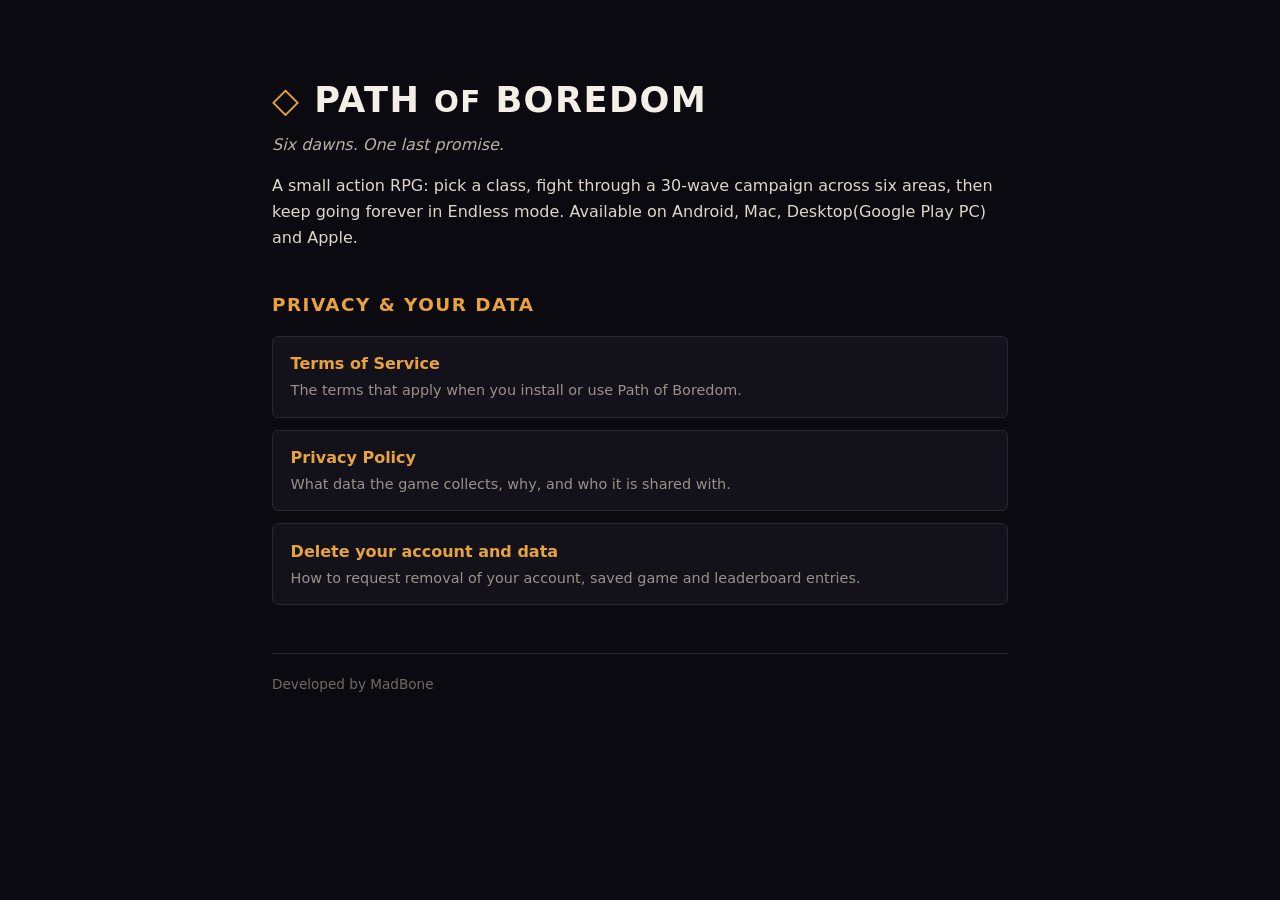
<file: docs/index.html>
<!DOCTYPE html>
<html lang="en">

<head>
    <meta charset="utf-8" />
    <meta name="viewport" content="width=device-width, initial-scale=1" />
    <title>Path of Boredom</title>
    <style>
        body {
            max-width: 46rem;
            margin: 0 auto;
            padding: 3rem 1.25rem 4rem;
            font-family: system-ui, -apple-system, "Segoe UI", Roboto, sans-serif;
            line-height: 1.6;
            color: #f4efe6;
            background: #0b0a10;
        }

        h1 {
            margin-bottom: 0.25rem;
            font-size: 2.2rem;
            letter-spacing: 0.04em;
        }

        .mark { color: #e8a33d; }
        .tagline { color: #b8b0a4; margin-top: 0; font-style: italic; }
        h2 { margin-top: 2.5rem; color: #e8a33d; font-size: 1.15rem; letter-spacing: 0.08em; text-transform: uppercase; }
        a { color: #e8a33d; }
        p { color: #ded6c9; }

        ul.links { list-style: none; padding: 0; }

        ul.links li {
            border: 1px solid #2a2733;
            border-radius: 6px;
            padding: 0.9rem 1.1rem;
            margin-bottom: 0.75rem;
            background: #131119;
        }

        ul.links a { font-weight: 600; text-decoration: none; }
        ul.links a:hover { text-decoration: underline; }
        ul.links span { display: block; color: #9a9289; font-size: 0.9rem; margin-top: 0.15rem; }
        footer { margin-top: 3rem; color: #6f6a63; font-size: 0.85rem; border-top: 1px solid #2a2733; padding-top: 1.25rem; }
    </style>
</head>

<body>
    <h1><span class="mark">&#9671;</span> PATH <small>OF</small> BOREDOM</h1>
    <p class="tagline">Six dawns. One last promise.</p>

    <p>
        A small action RPG: pick a class, fight through a 30-wave campaign across six areas, then
        keep going forever in Endless mode. Available on Android, Mac, Desktop(Google Play PC) and Apple. 
    </p>

    <h2>Privacy &amp; your data</h2>
    <ul class="links">
        <li>
          <a href="terms-of-service.html">Terms of Service</a>
          <span>The terms that apply when you install or use Path of Boredom.</span>
        </li>
        <li>
            <a href="privacy-policy.html">Privacy Policy</a>
            <span>What data the game collects, why, and who it is shared with.</span>
        </li>
        <li>
            <a href="delete-account.html">Delete your account and data</a>
            <span>How to request removal of your account, saved game and leaderboard entries.</span>
        </li>
    </ul>

    <footer>
        Developed by MadBone
    </footer>
</body>

</html>
</file>
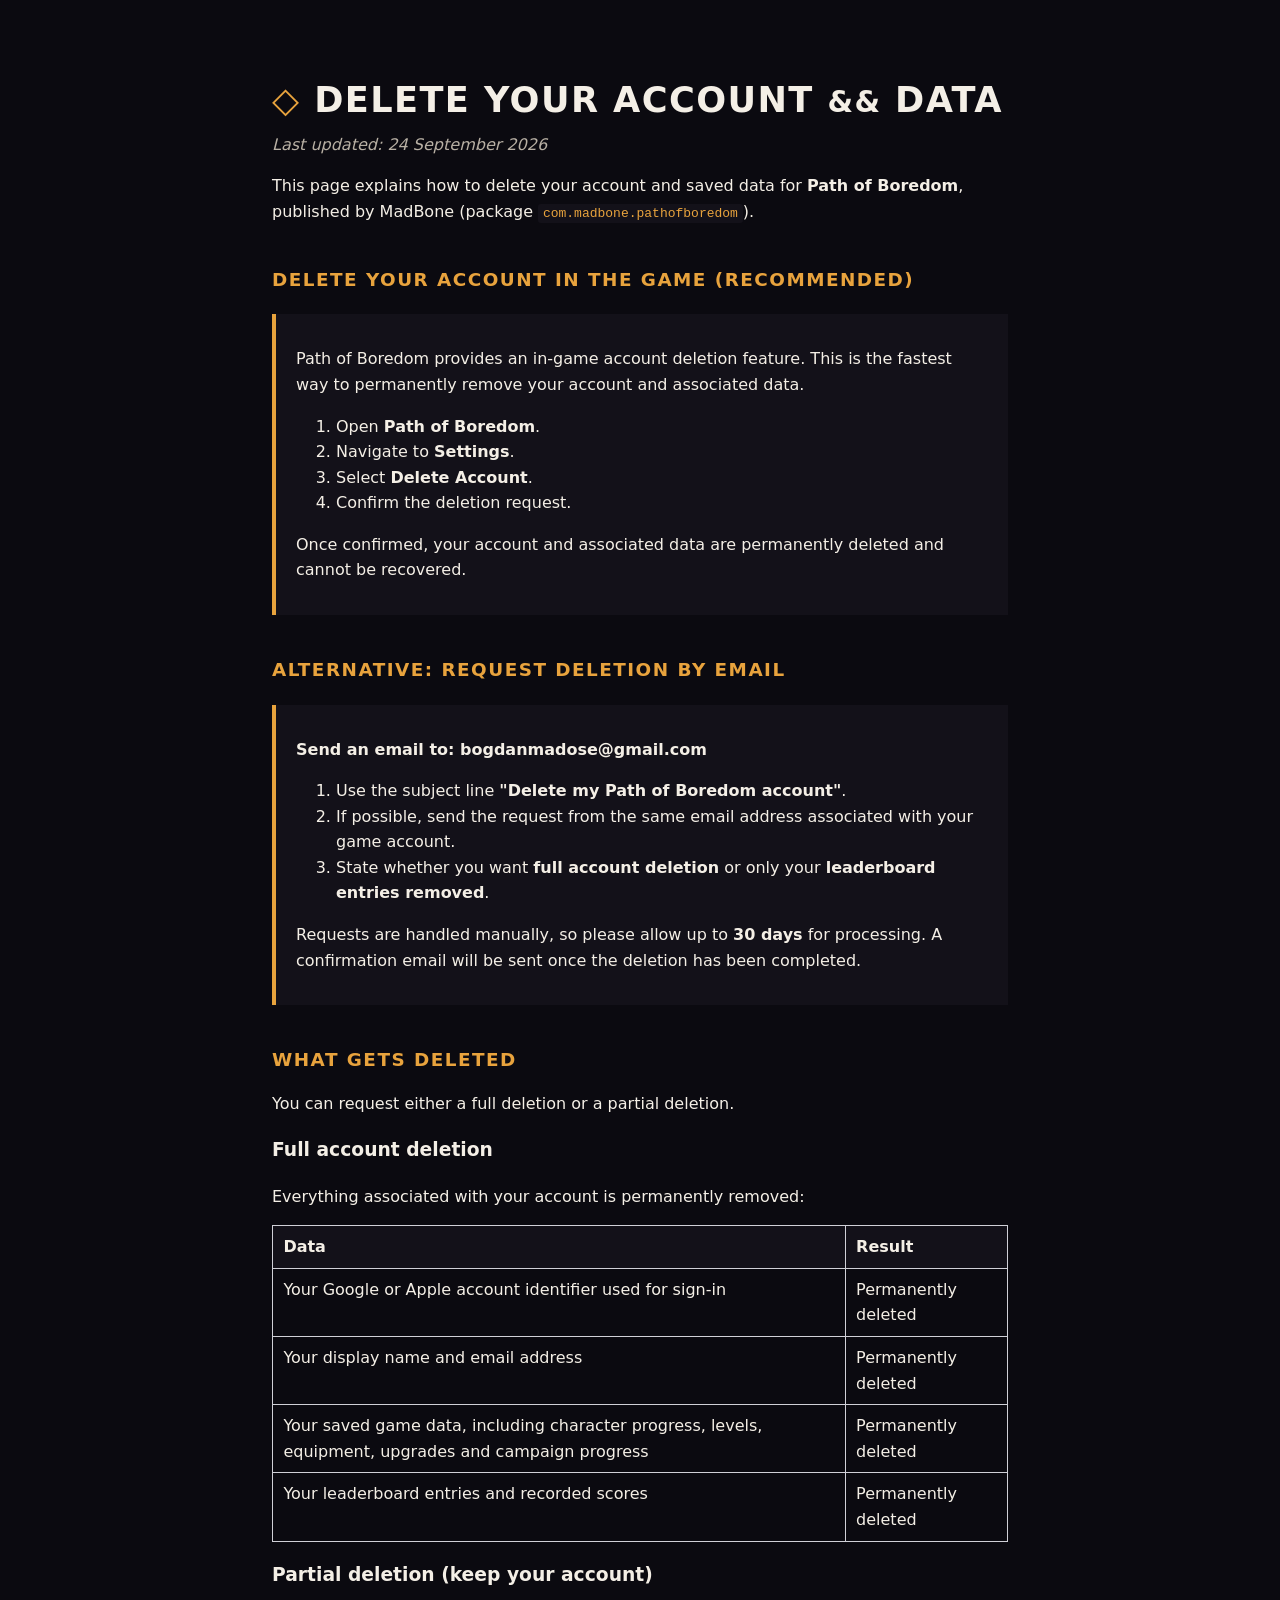
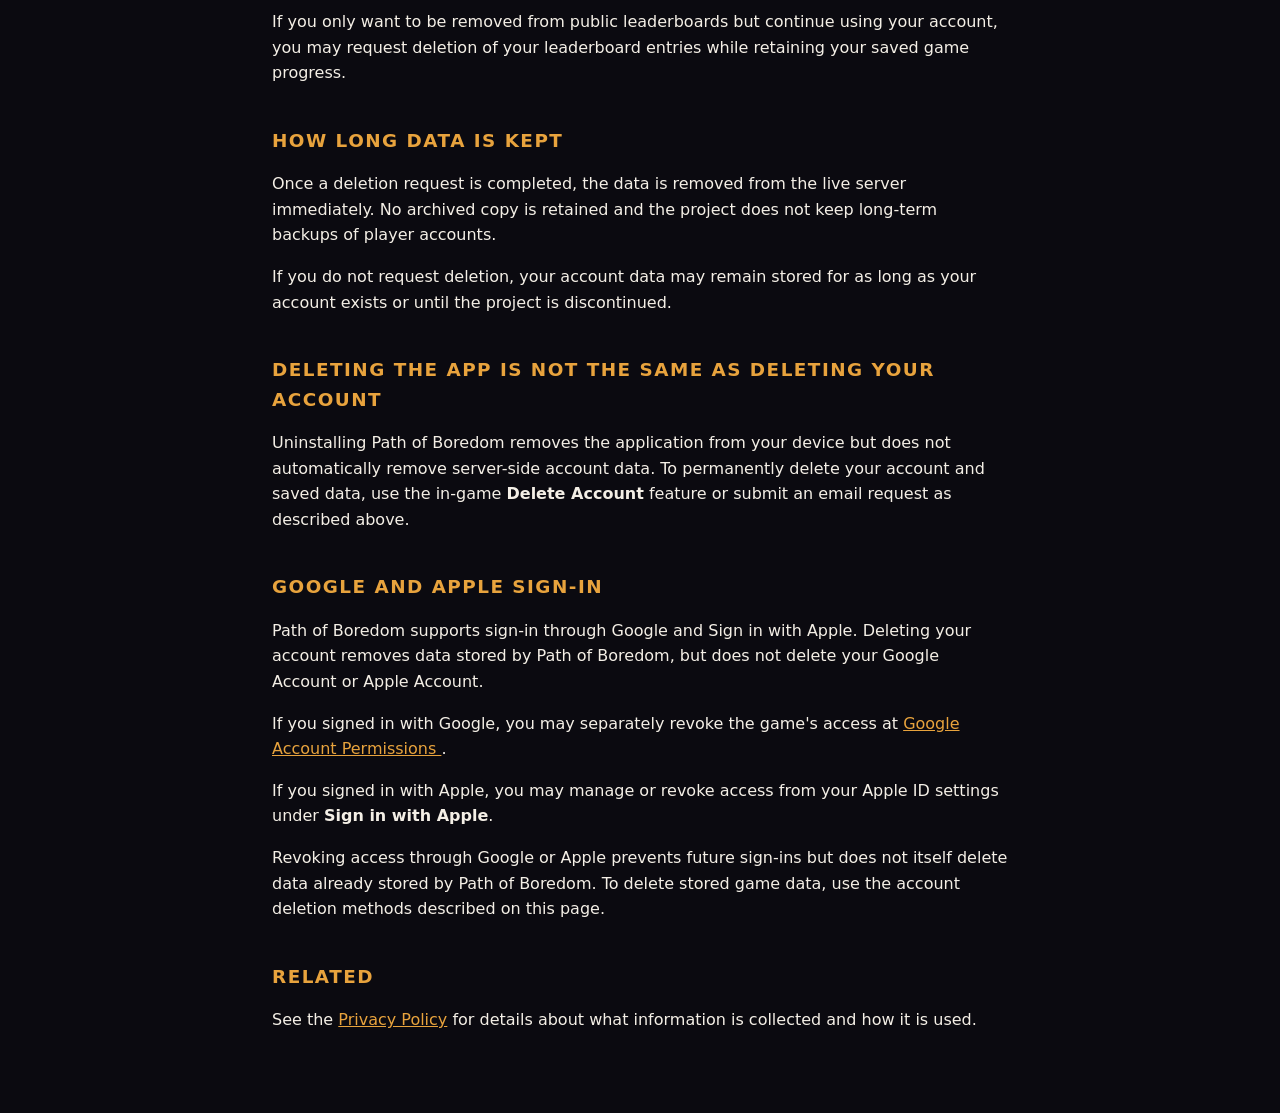
<file: docs/delete-account.html>
<!DOCTYPE html>
<html lang="en">

<head>
    <meta charset="utf-8" />
    <meta name="viewport" content="width=device-width, initial-scale=1" />
    <title>Delete Your Account &middot; Path of Boredom</title>
    <style>
        body {
            max-width: 46rem;
            margin: 0 auto;
            padding: 3rem 1.25rem 4rem;
            font-family: system-ui, -apple-system, "Segoe UI", Roboto, sans-serif;
            line-height: 1.6;
            color: #f4efe6;
            background: #0b0a10;
        }

        h1 {
            margin-bottom: 0.25rem;
            font-size: 2.2rem;
            letter-spacing: 0.04em;
        }
        .mark { color: #e8a33d; }
        .updated { color: #b8b0a4; margin-top: 0; font-style: italic; }
        h2 { margin-top: 2.5rem; color: #e8a33d; font-size: 1.15rem; letter-spacing: 0.08em; text-transform: uppercase; }
        table { border-collapse: collapse; width: 100%; margin: 1rem 0; }
        th, td { border: 1px solid #d0d0d7; padding: 0.5rem 0.65rem; text-align: left; vertical-align: top; }
        th { background: #131119; }
        code { background: #131119; color: #e8a33d; padding: 0.1rem 0.3rem; border-radius: 3px; }
        .steps { background: #131119; border-left: 4px solid #e8a33d; padding: 1rem 1.25rem; margin: 1.25rem 0; }
        a { color: #e8a33d; }
        a:hover { text-decoration: underline; }
    </style>
</head>

<body>
    <h1><span class="mark">◇</span> DELETE YOUR ACCOUNT <small>&amp;&amp;</small> DATA</h1>
    <p class="updated">Last updated: 24 September 2026</p>

    <p>
        This page explains how to delete your account and saved data for
        <strong>Path of Boredom</strong>, published by MadBone
        (package <code>com.madbone.pathofboredom</code>).
    </p>

    <h2>Delete your account in the game (recommended)</h2>
    
    <div class="steps">
        <p>
            Path of Boredom provides an in-game account deletion feature.
            This is the fastest way to permanently remove your account and associated data.
        </p>

        <ol>
            <li>Open <strong>Path of Boredom</strong>.</li>
            <li>Navigate to <strong>Settings</strong>.</li>
            <li>Select <strong>Delete Account</strong>.</li>
            <li>Confirm the deletion request.</li>
        </ol>

        <p>
            Once confirmed, your account and associated data are permanently deleted and cannot be recovered.
        </p>
    </div>

    <h2>Alternative: request deletion by email</h2>

    <div class="steps">
        <p><strong>Send an email to: bogdanmadose@gmail.com</strong></p>

        <ol>
            <li>Use the subject line <strong>"Delete my Path of Boredom account"</strong>.</li>
            <li>
                If possible, send the request from the same email address associated
                with your game account.
            </li>
            <li>
                State whether you want <strong>full account deletion</strong> or only your
                <strong>leaderboard entries removed</strong>.
            </li>
        </ol>

        <p>
            Requests are handled manually, so please allow up to
            <strong>30 days</strong> for processing. A confirmation email will be sent once the
            deletion has been completed.
        </p>
    </div>

    <h2>What gets deleted</h2>

    <p>You can request either a full deletion or a partial deletion.</p>

    <h3>Full account deletion</h3>

    <p>Everything associated with your account is permanently removed:</p>

    <table>
        <thead>
            <tr>
                <th>Data</th>
                <th>Result</th>
            </tr>
        </thead>
        <tbody>
            <tr>
                <td>Your Google or Apple account identifier used for sign-in</td>
                <td>Permanently deleted</td>
            </tr>
            <tr>
                <td>Your display name and email address</td>
                <td>Permanently deleted</td>
            </tr>
            <tr>
                <td>Your saved game data, including character progress, levels, equipment, upgrades and campaign progress</td>
                <td>Permanently deleted</td>
            </tr>
            <tr>
                <td>Your leaderboard entries and recorded scores</td>
                <td>Permanently deleted</td>
            </tr>
        </tbody>
    </table>

    <h3>Partial deletion (keep your account)</h3>

    <p>
        If you only want to be removed from public leaderboards but continue using your
        account, you may request deletion of your leaderboard entries while retaining
        your saved game progress.
    </p>

    <h2>How long data is kept</h2>

    <p>
        Once a deletion request is completed, the data is removed from the live server
        immediately. No archived copy is retained and the project does not keep
        long-term backups of player accounts.
    </p>

    <p>
        If you do not request deletion, your account data may remain stored for as long
        as your account exists or until the project is discontinued.
    </p>

    <h2>Deleting the app is not the same as deleting your account</h2>

    <p>
        Uninstalling Path of Boredom removes the application from your device but does
        not automatically remove server-side account data. To permanently delete your
        account and saved data, use the in-game <strong>Delete Account</strong> feature
        or submit an email request as described above.
    </p>

    <h2>Google and Apple Sign-In</h2>

    <p>
        Path of Boredom supports sign-in through Google and Sign in with Apple.
        Deleting your account removes data stored by Path of Boredom, but does not
        delete your Google Account or Apple Account.
    </p>

    <p>
        If you signed in with Google, you may separately revoke the game's access at
        <a href="https://myaccount.google.com/permissions"
           target="_blank"
           rel="noopener noreferrer">
            Google Account Permissions
        </a>.
    </p>

    <p>
        If you signed in with Apple, you may manage or revoke access from your Apple ID
        settings under <strong>Sign in with Apple</strong>.
    </p>

    <p>
        Revoking access through Google or Apple prevents future sign-ins but does not
        itself delete data already stored by Path of Boredom. To delete stored game data,
        use the account deletion methods described on this page.
    </p>

    <h2>Related</h2>

    <p>
        See the <a href="privacy-policy.html">Privacy Policy</a> for details about what
        information is collected and how it is used.
    </p>
</body>

</html>
</file>
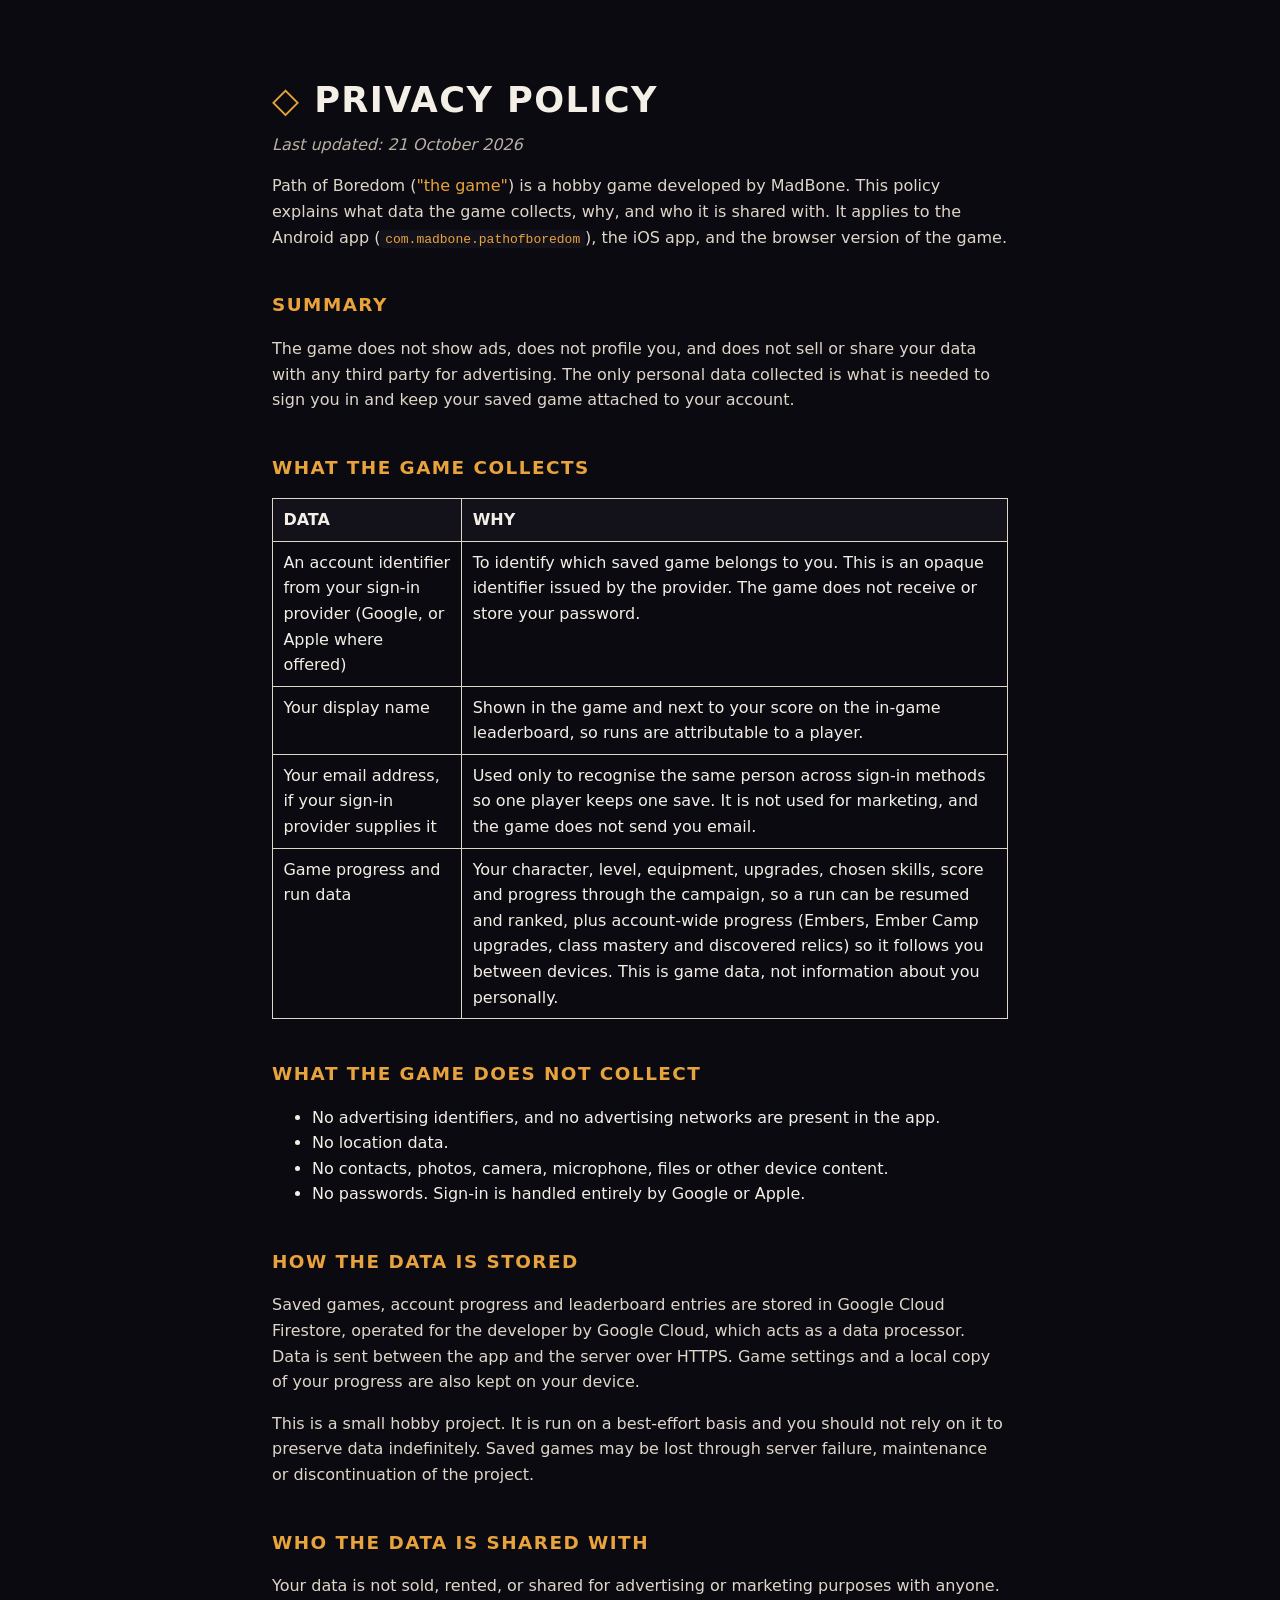
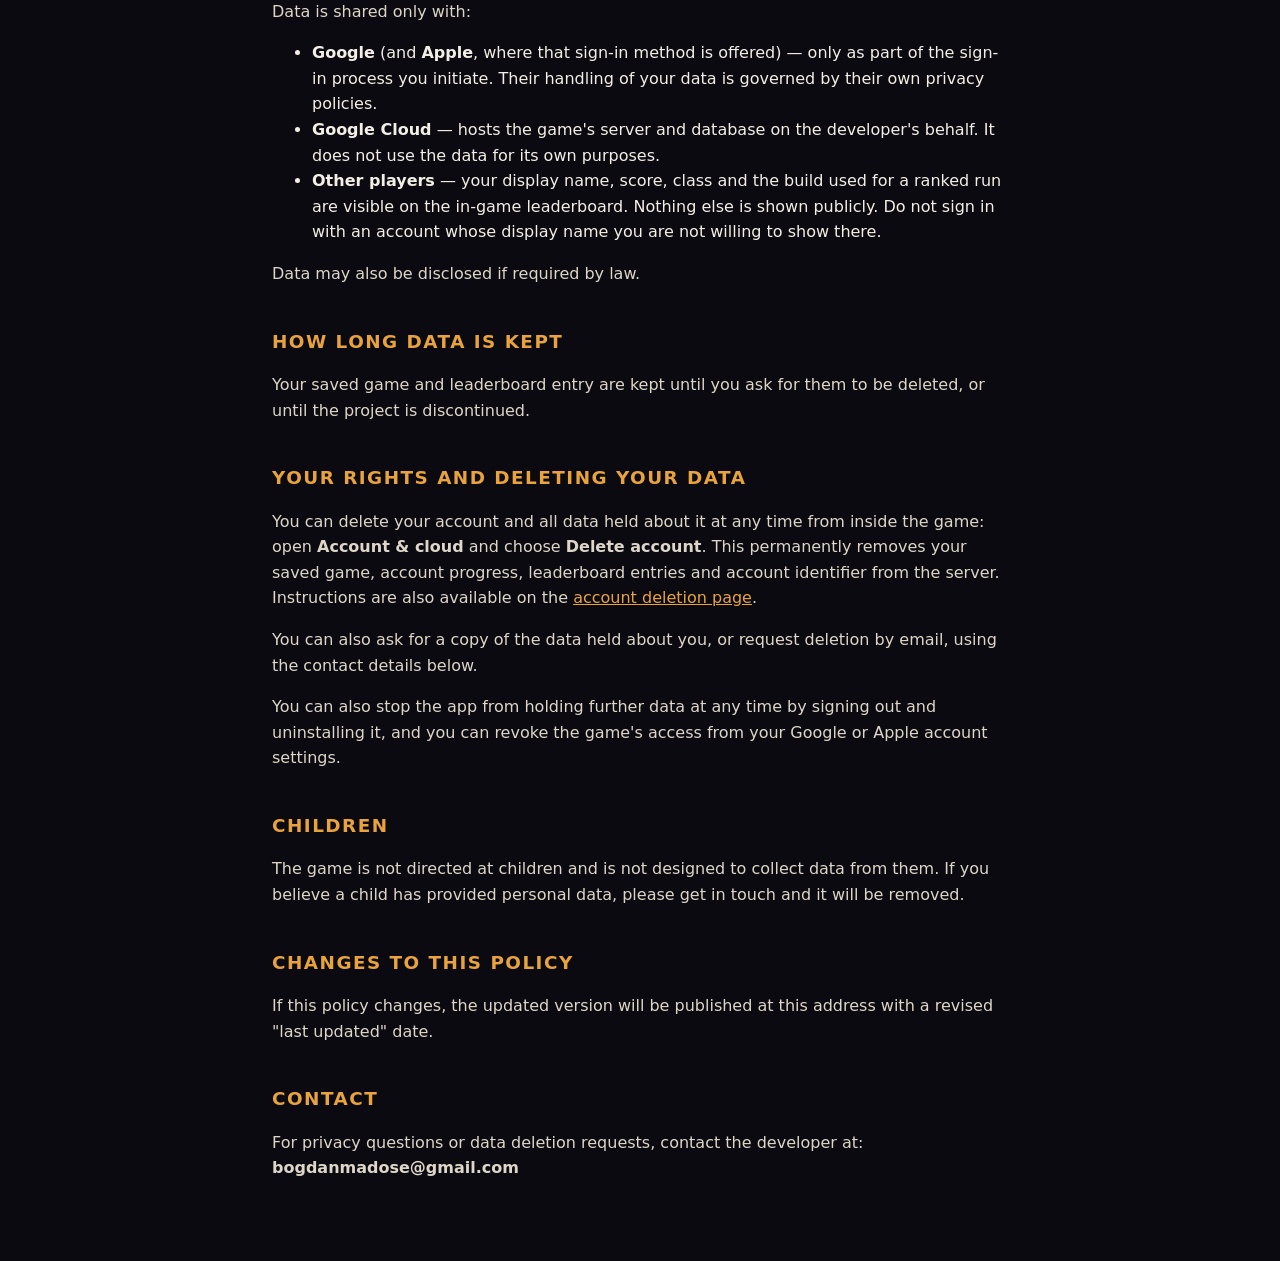
<file: docs/privacy-policy.html>
<!DOCTYPE html>
<html lang="en">

<head>
    <meta charset="utf-8" />
    <meta name="viewport" content="width=device-width, initial-scale=1" />
    <title>Privacy Policy &middot; Path of Boredom</title>
    <style>
        body {
            max-width: 46rem;
            margin: 0 auto;
            padding: 3rem 1.25rem 4rem;
            font-family: system-ui, -apple-system, "Segoe UI", Roboto, sans-serif;
            line-height: 1.6;
            color: #f4efe6;
            background: #0b0a10;
        }

        h1 {
            margin-bottom: 0.25rem;
            font-size: 2.2rem;
            letter-spacing: 0.04em;
        }
        a { color: #e8a33d; }
        a:hover { text-decoration: underline; }
        p { color: #ded6c9; }
        p span { color: #e8a33d; }
        .mark { color: #e8a33d; }

        .updated { color: #b8b0a4; margin-top: 0; font-style: italic; }
        h2 { margin-top: 2.5rem; color: #e8a33d; font-size: 1.15rem; letter-spacing: 0.08em; text-transform: uppercase; }
        table { border-collapse: collapse; width: 100%; margin: 1rem 0; }
        th, td { border: 1px solid #ded6c9; padding: 0.5rem 0.65rem; text-align: left; vertical-align: top; }
        th { background: #131119; }
        code { background: #131119; color: #e8a33d; padding: 0.1rem 0.3rem; border-radius: 3px; }
    </style>
</head>

<body>
    <h1><span class="mark">&#9671;</span> PRIVACY POLICY</h1>
    <p class="updated">Last updated: 21 October 2026</p>

    <p>
        Path of Boredom (<span>"the game"</span>) is a hobby game developed by MadBone. This policy explains what
        data the game collects, why, and who it is shared with. It applies to the Android app
        (<code>com.madbone.pathofboredom</code>), the iOS app, and the browser version of the game.
    </p>

    <h2>Summary</h2>
    <p>
        The game does not show ads, does not profile
        you, and does not sell or share your data with any third party for advertising. The only
        personal data collected is what is needed to sign you in and keep your saved game attached
        to your account.
    </p>

    <h2>What the game collects</h2>
    <table>
        <thead>
            <tr>
                <th>DATA</th>
                <th>WHY</th>
            </tr>
        </thead>
        <tbody>
            <tr>
                <td>An account identifier from your sign-in provider (Google, or Apple where offered)</td>
                <td>
                    To identify which saved game belongs to you. This is an opaque identifier issued
                    by the provider. The game does not receive or store your password.
                </td>
            </tr>
            <tr>
                <td>Your display name</td>
                <td>
                    Shown in the game and next to your score on the in-game leaderboard, so runs are
                    attributable to a player.
                </td>
            </tr>
            <tr>
                <td>Your email address, if your sign-in provider supplies it</td>
                <td>
                    Used only to recognise the same person across sign-in methods so one player keeps
                    one save. It is not used for marketing, and the game does not send you email.
                </td>
            </tr>
            <tr>
                <td>Game progress and run data</td>
                <td>
                    Your character, level, equipment, upgrades, chosen skills, score and progress
                    through the campaign, so a run can be resumed and ranked, plus account-wide
                    progress (Embers, Ember Camp upgrades, class mastery and discovered relics) so it
                    follows you between devices. This is game data, not information about you
                    personally.
                </td>
            </tr>
        </tbody>
    </table>

    <h2>What the game does not collect</h2>
    <ul>
        <li>No advertising identifiers, and no advertising networks are present in the app.</li>
        <li>No location data.</li>
        <li>No contacts, photos, camera, microphone, files or other device content.</li>
        <li>No passwords. Sign-in is handled entirely by Google or Apple.</li>
    </ul>

    <h2>How the data is stored</h2>
    <p>
        Saved games, account progress and leaderboard entries are stored in Google Cloud Firestore,
        operated for the developer by Google Cloud, which acts as a data processor. Data is sent
        between the app and the server over HTTPS. Game settings and a local copy of your progress
        are also kept on your device.
    </p>
    <p>
        This is a small hobby project. It is run on a best-effort
        basis and you should not rely on it to preserve data indefinitely. Saved games may be lost
        through server failure, maintenance or discontinuation of the project.
    </p>

    <h2>Who the data is shared with</h2>
    <p>
        Your data is not sold, rented, or shared for advertising or marketing purposes with anyone.
        Data is shared only with:
    </p>
    <ul>
        <li>
            <strong>Google</strong> (and <strong>Apple</strong>, where that sign-in method is
            offered) &mdash; only as part of the sign-in process you initiate. Their handling of
            your data is governed by their own privacy policies.
        </li>
        <li>
            <strong>Google Cloud</strong> &mdash; hosts the game's server and database on the
            developer's behalf. It does not use the data for its own purposes.
        </li>
        <li>
            <strong>Other players</strong> &mdash; your display name, score, class and the build used
            for a ranked run are visible on the in-game leaderboard. Nothing else is shown publicly.
            Do not sign in with an account whose display name you are not willing to show there.
        </li>
    </ul>
    <p>
        Data may also be disclosed if required by law.
    </p>

    <h2>How long data is kept</h2>
    <p>
        Your saved game and leaderboard entry are kept until you ask for them to be deleted, or
        until the project is discontinued.
    </p>

    <h2>Your rights and deleting your data</h2>
    <p>
        You can delete your account and all data held about it at any time from inside the game:
        open <strong>Account &amp; cloud</strong> and choose <strong>Delete account</strong>. This
        permanently removes your saved game, account progress, leaderboard entries and account
        identifier from the server. Instructions are also available on the
        <a href="delete-account.html">account deletion page</a>.
    </p>
    <p>
        You can also ask for a copy of the data held about you, or request deletion by email, using
        the contact details below.
    </p>
    <p>
        You can also stop the app from holding further data at any time by signing out and
        uninstalling it, and you can revoke the game's access from your Google or Apple account
        settings.
    </p>

    <h2>Children</h2>
    <p>
        The game is not directed at children and is not designed to collect data from them. If you
        believe a child has provided personal data, please get in touch and it will be removed.
    </p>

    <h2>Changes to this policy</h2>
    <p>
        If this policy changes, the updated version will be published at this address with a revised
        "last updated" date.
    </p>

    <h2>Contact</h2>
    <p>
        For privacy questions or data deletion requests, contact the developer at:
        <strong>bogdanmadose@gmail.com</strong>
    </p>
</body>

</html>
</file>
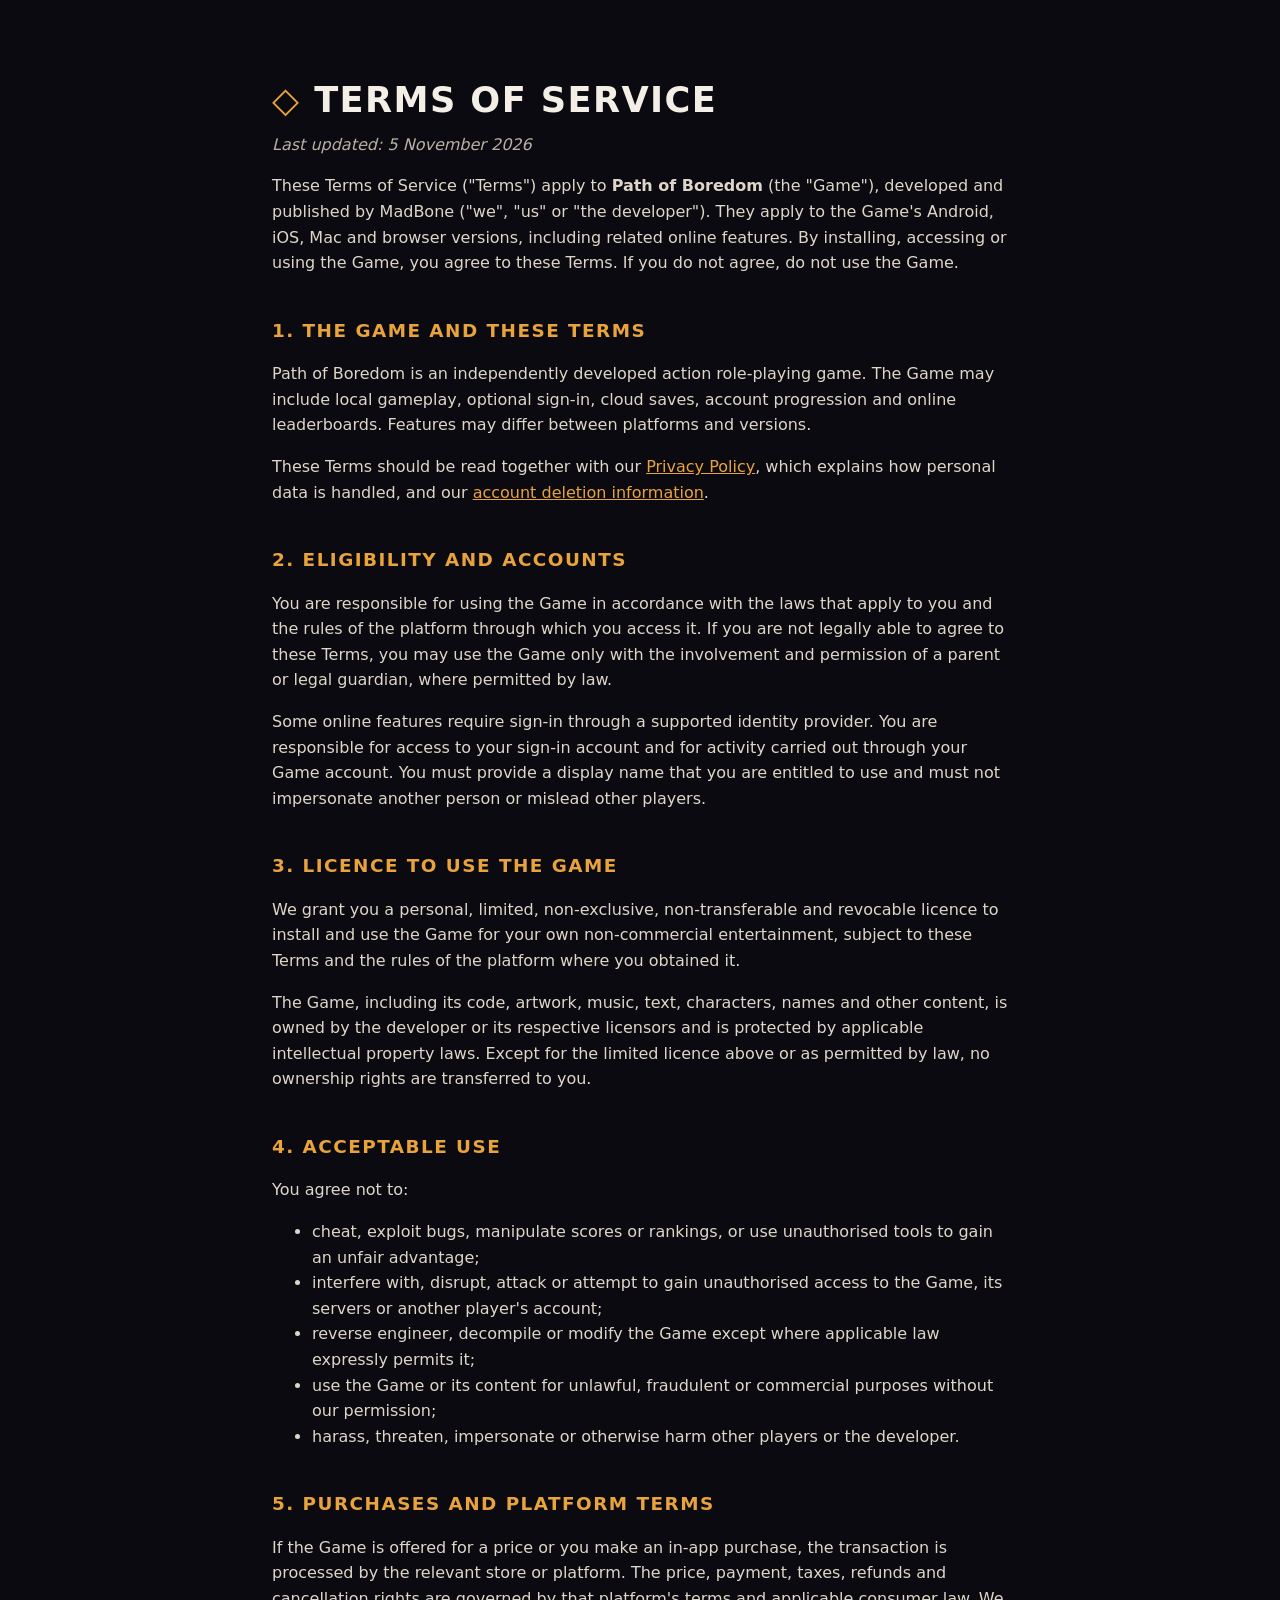
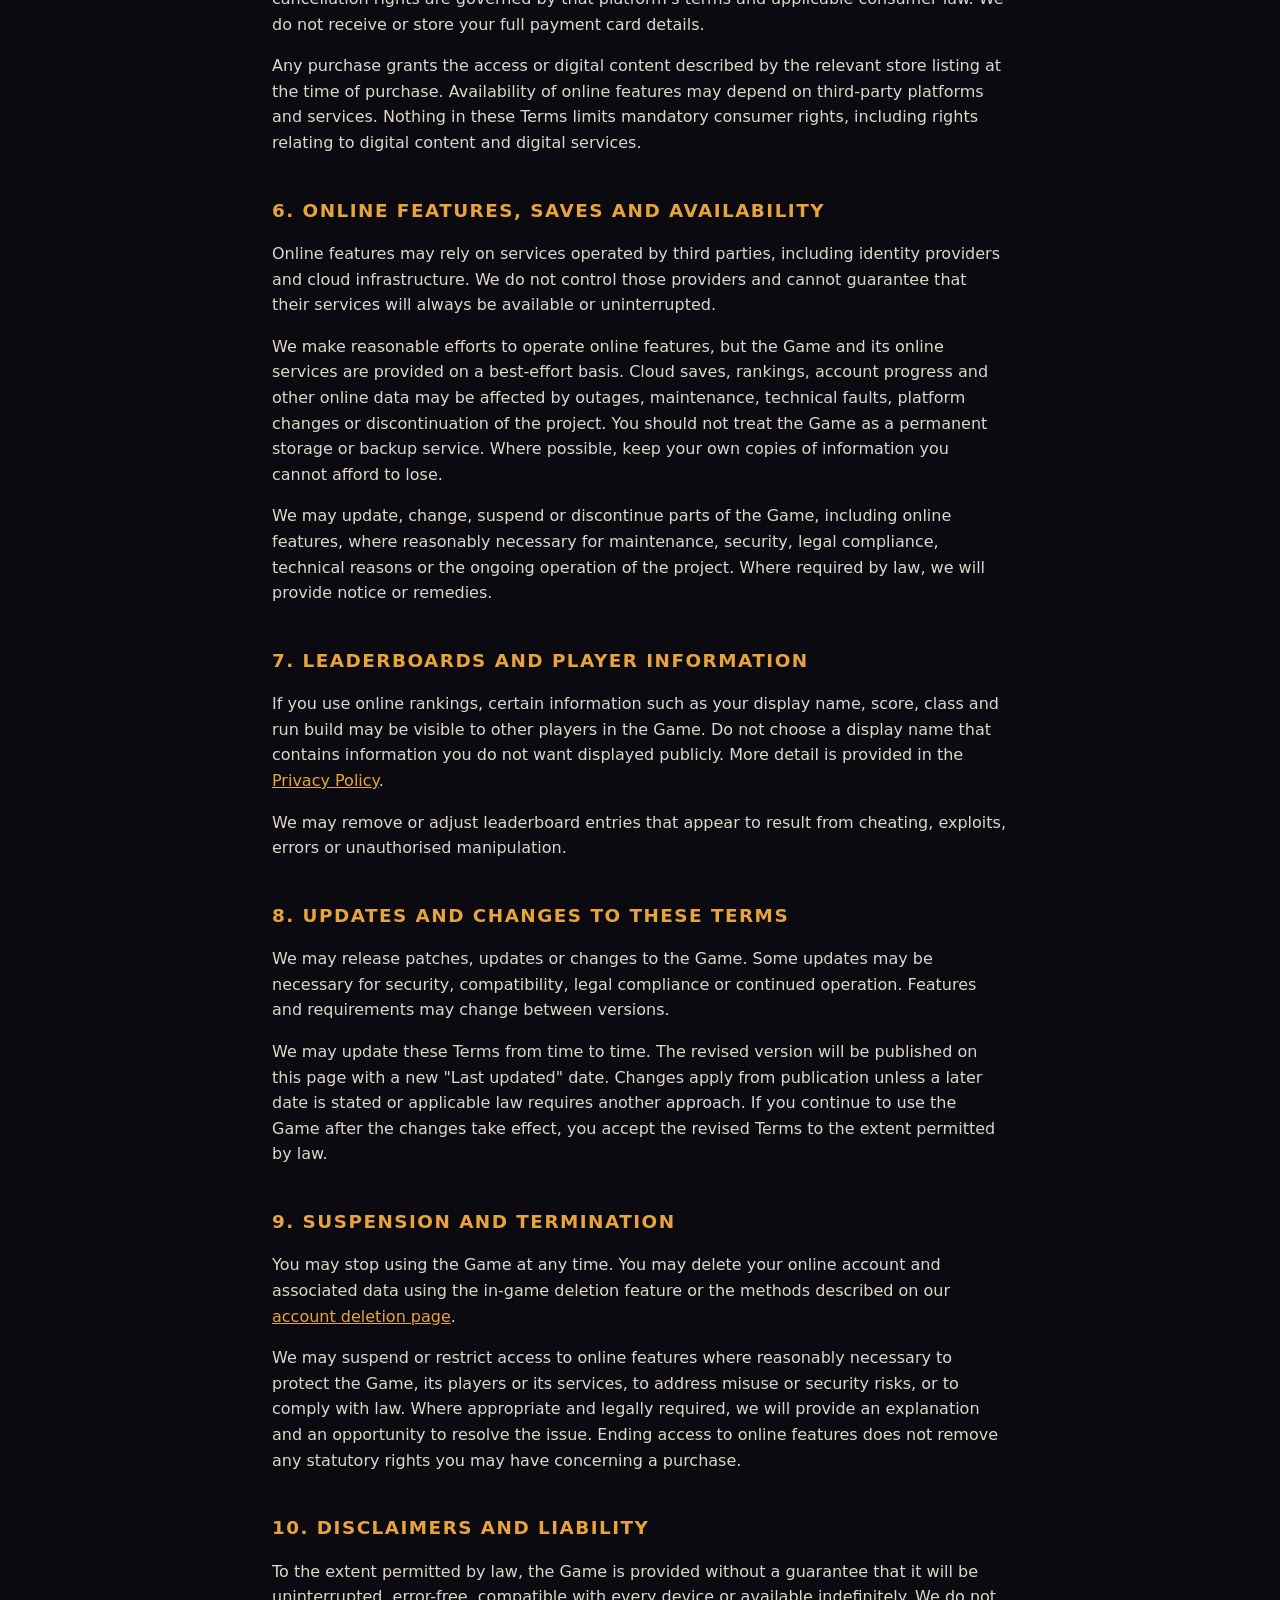
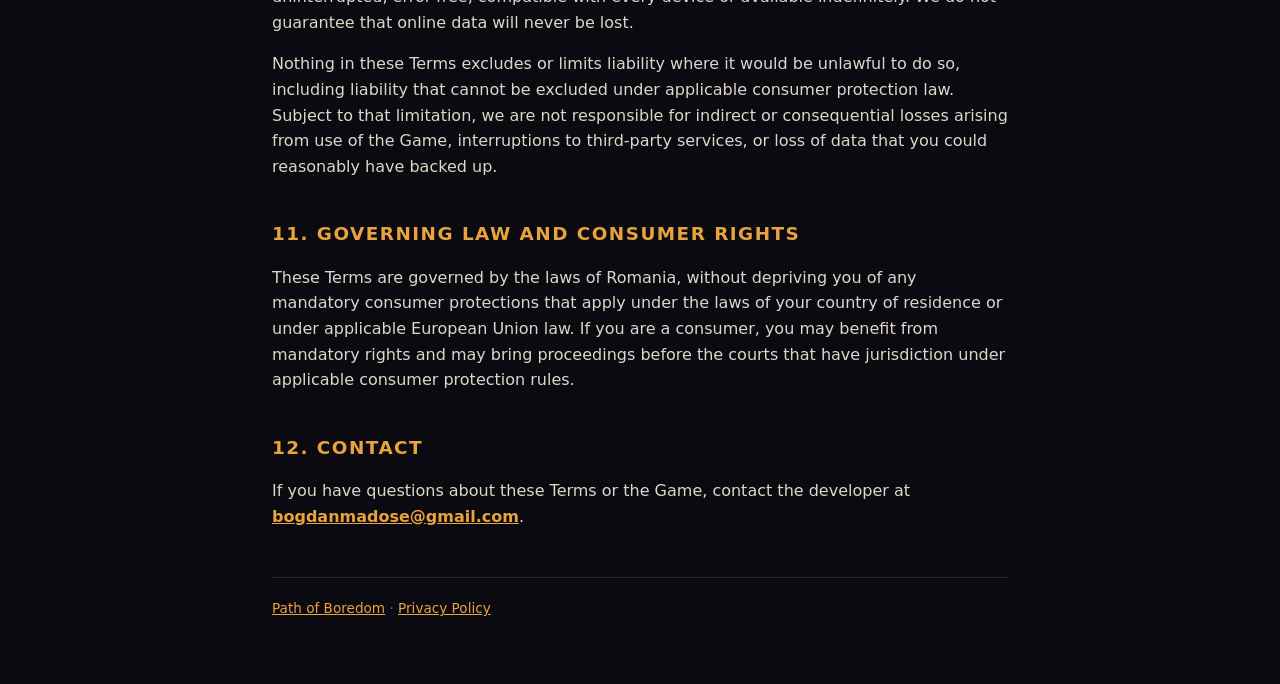
<file: docs/terms-of-service.html>
<!DOCTYPE html>
<html lang="en">
<head>
<meta charset="utf-8" />
<meta name="viewport" content="width=device-width, initial-scale=1" />
<meta name="description" content="Terms of Service for Path of Boredom." />
<title>Terms of Service · Path of Boredom</title>
<style>
body{max-width:46rem;margin:0 auto;padding:3rem 1.25rem 4rem;font-family:system-ui,-apple-system,"Segoe UI",Roboto,sans-serif;line-height:1.6;color:#f4efe6;background:#0b0a10}
h1{margin-bottom:.25rem;font-size:2.2rem;letter-spacing:.04em}
h2{margin-top:2.5rem;color:#e8a33d;font-size:1.15rem;letter-spacing:.08em;text-transform:uppercase}
a{color:#e8a33d} p,li{color:#ded6c9}.mark{color:#e8a33d}.updated{color:#b8b0a4;margin-top:0;font-style:italic}
footer{margin-top:3rem;padding-top:1.25rem;border-top:1px solid #2a2733;color:#6f6a63;font-size:.85rem}
</style>
</head>
<body>
<h1><span class="mark">◇</span> TERMS OF SERVICE</h1>
<p class="updated">Last updated: 5 November 2026</p>

<p>These Terms of Service ("Terms") apply to <strong>Path of Boredom</strong> (the "Game"), developed and published by MadBone ("we", "us" or "the developer"). They apply to the Game's Android, iOS, Mac and browser versions, including related online features. By installing, accessing or using the Game, you agree to these Terms. If you do not agree, do not use the Game.</p>

<h2>1. The Game and these Terms</h2>
<p>Path of Boredom is an independently developed action role-playing game. The Game may include local gameplay, optional sign-in, cloud saves, account progression and online leaderboards. Features may differ between platforms and versions.</p>
<p>These Terms should be read together with our <a href="privacy-policy.html">Privacy Policy</a>, which explains how personal data is handled, and our <a href="delete-account.html">account deletion information</a>.</p>

<h2>2. Eligibility and accounts</h2>
<p>You are responsible for using the Game in accordance with the laws that apply to you and the rules of the platform through which you access it. If you are not legally able to agree to these Terms, you may use the Game only with the involvement and permission of a parent or legal guardian, where permitted by law.</p>
<p>Some online features require sign-in through a supported identity provider. You are responsible for access to your sign-in account and for activity carried out through your Game account. You must provide a display name that you are entitled to use and must not impersonate another person or mislead other players.</p>

<h2>3. Licence to use the Game</h2>
<p>We grant you a personal, limited, non-exclusive, non-transferable and revocable licence to install and use the Game for your own non-commercial entertainment, subject to these Terms and the rules of the platform where you obtained it.</p>
<p>The Game, including its code, artwork, music, text, characters, names and other content, is owned by the developer or its respective licensors and is protected by applicable intellectual property laws. Except for the limited licence above or as permitted by law, no ownership rights are transferred to you.</p>

<h2>4. Acceptable use</h2>
<p>You agree not to:</p>
<ul>
<li>cheat, exploit bugs, manipulate scores or rankings, or use unauthorised tools to gain an unfair advantage;</li>
<li>interfere with, disrupt, attack or attempt to gain unauthorised access to the Game, its servers or another player's account;</li>
<li>reverse engineer, decompile or modify the Game except where applicable law expressly permits it;</li>
<li>use the Game or its content for unlawful, fraudulent or commercial purposes without our permission;</li>
<li>harass, threaten, impersonate or otherwise harm other players or the developer.</li>
</ul>

<h2>5. Purchases and platform terms</h2>
<p>If the Game is offered for a price or you make an in-app purchase, the transaction is processed by the relevant store or platform. The price, payment, taxes, refunds and cancellation rights are governed by that platform's terms and applicable consumer law. We do not receive or store your full payment card details.</p>
<p>Any purchase grants the access or digital content described by the relevant store listing at the time of purchase. Availability of online features may depend on third-party platforms and services. Nothing in these Terms limits mandatory consumer rights, including rights relating to digital content and digital services.</p>

<h2>6. Online features, saves and availability</h2>
<p>Online features may rely on services operated by third parties, including identity providers and cloud infrastructure. We do not control those providers and cannot guarantee that their services will always be available or uninterrupted.</p>
<p>We make reasonable efforts to operate online features, but the Game and its online services are provided on a best-effort basis. Cloud saves, rankings, account progress and other online data may be affected by outages, maintenance, technical faults, platform changes or discontinuation of the project. You should not treat the Game as a permanent storage or backup service. Where possible, keep your own copies of information you cannot afford to lose.</p>
<p>We may update, change, suspend or discontinue parts of the Game, including online features, where reasonably necessary for maintenance, security, legal compliance, technical reasons or the ongoing operation of the project. Where required by law, we will provide notice or remedies.</p>

<h2>7. Leaderboards and player information</h2>
<p>If you use online rankings, certain information such as your display name, score, class and run build may be visible to other players in the Game. Do not choose a display name that contains information you do not want displayed publicly. More detail is provided in the <a href="privacy-policy.html">Privacy Policy</a>.</p>
<p>We may remove or adjust leaderboard entries that appear to result from cheating, exploits, errors or unauthorised manipulation.</p>

<h2>8. Updates and changes to these Terms</h2>
<p>We may release patches, updates or changes to the Game. Some updates may be necessary for security, compatibility, legal compliance or continued operation. Features and requirements may change between versions.</p>
<p>We may update these Terms from time to time. The revised version will be published on this page with a new "Last updated" date. Changes apply from publication unless a later date is stated or applicable law requires another approach. If you continue to use the Game after the changes take effect, you accept the revised Terms to the extent permitted by law.</p>

<h2>9. Suspension and termination</h2>
<p>You may stop using the Game at any time. You may delete your online account and associated data using the in-game deletion feature or the methods described on our <a href="delete-account.html">account deletion page</a>.</p>
<p>We may suspend or restrict access to online features where reasonably necessary to protect the Game, its players or its services, to address misuse or security risks, or to comply with law. Where appropriate and legally required, we will provide an explanation and an opportunity to resolve the issue. Ending access to online features does not remove any statutory rights you may have concerning a purchase.</p>

<h2>10. Disclaimers and liability</h2>
<p>To the extent permitted by law, the Game is provided without a guarantee that it will be uninterrupted, error-free, compatible with every device or available indefinitely. We do not guarantee that online data will never be lost.</p>
<p>Nothing in these Terms excludes or limits liability where it would be unlawful to do so, including liability that cannot be excluded under applicable consumer protection law. Subject to that limitation, we are not responsible for indirect or consequential losses arising from use of the Game, interruptions to third-party services, or loss of data that you could reasonably have backed up.</p>

<h2>11. Governing law and consumer rights</h2>
<p>These Terms are governed by the laws of Romania, without depriving you of any mandatory consumer protections that apply under the laws of your country of residence or under applicable European Union law. If you are a consumer, you may benefit from mandatory rights and may bring proceedings before the courts that have jurisdiction under applicable consumer protection rules.</p>

<h2>12. Contact</h2>
<p>If you have questions about these Terms or the Game, contact the developer at <strong><a href="mailto:bogdanmadose@gmail.com">bogdanmadose@gmail.com</a></strong>.</p>

<footer><a href="index.html">Path of Boredom</a> · <a href="privacy-policy.html">Privacy Policy</a></footer>
</body>
</html>
</file>
